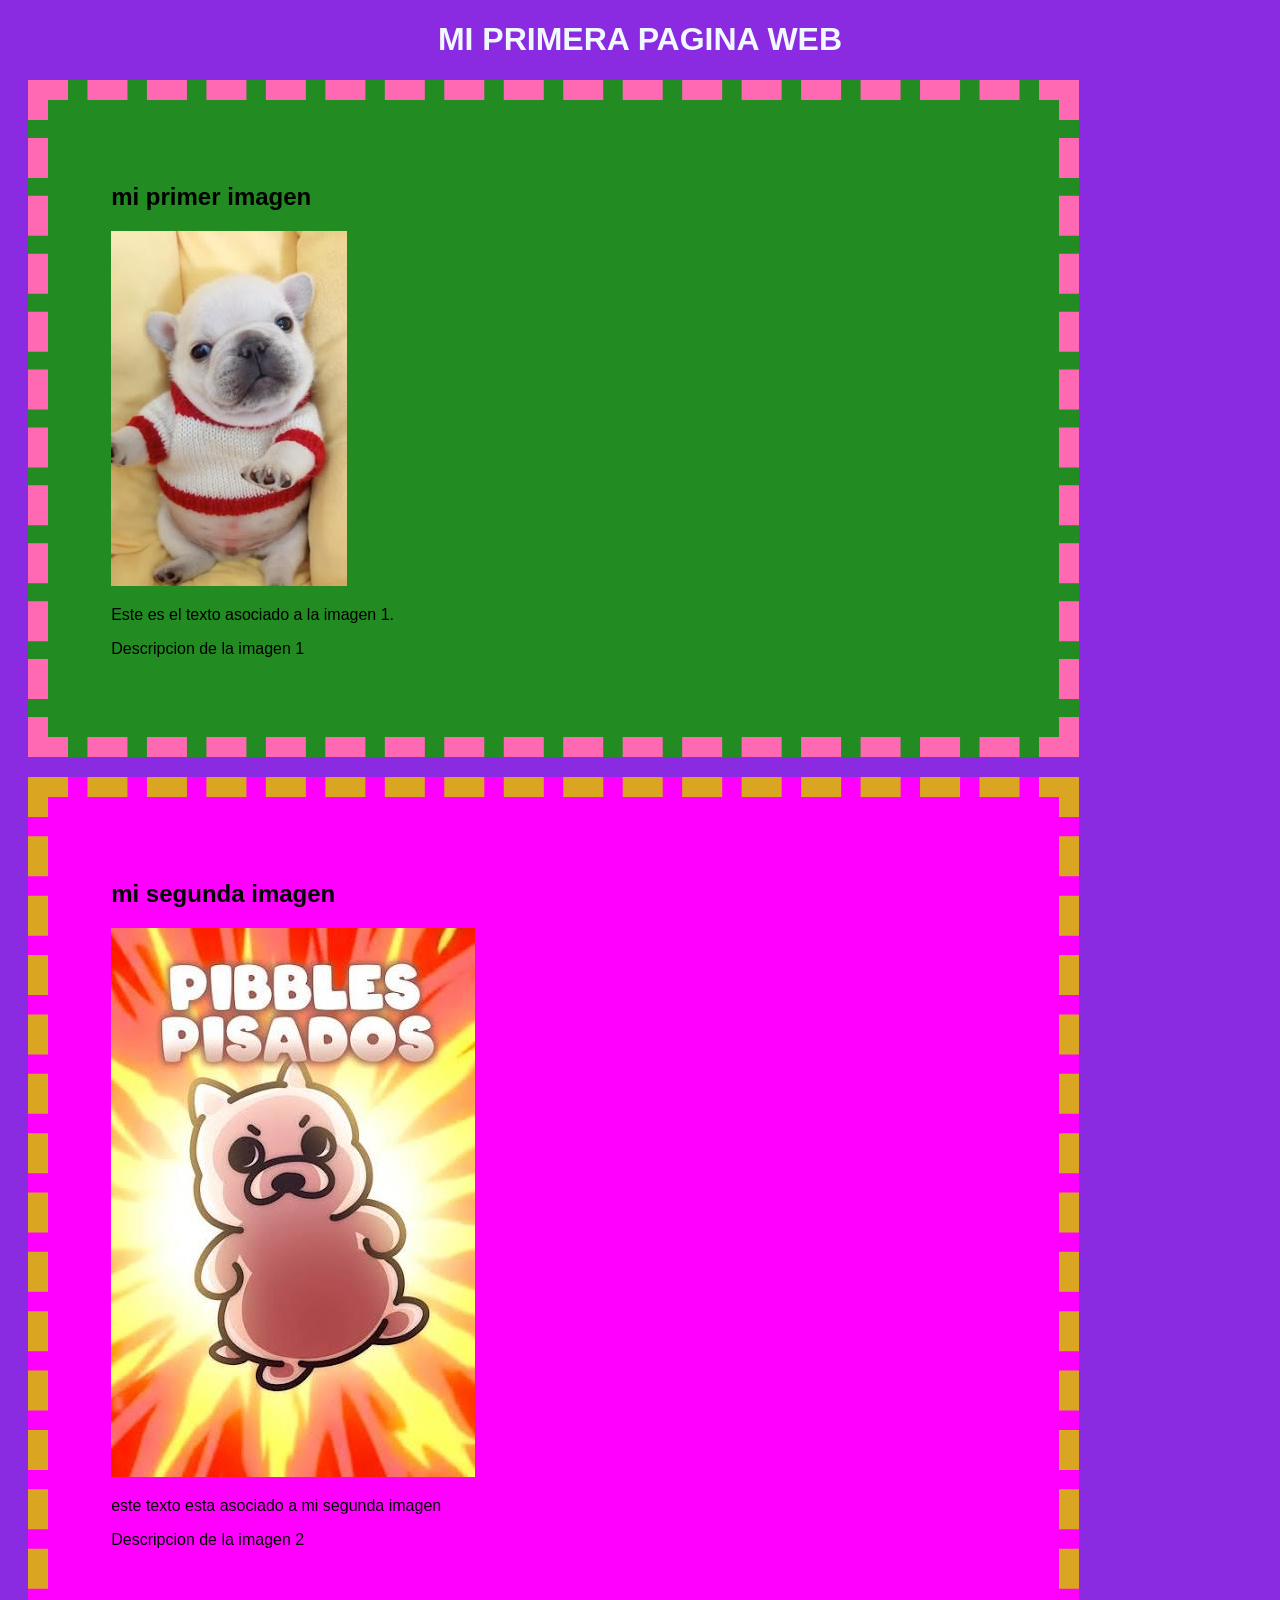
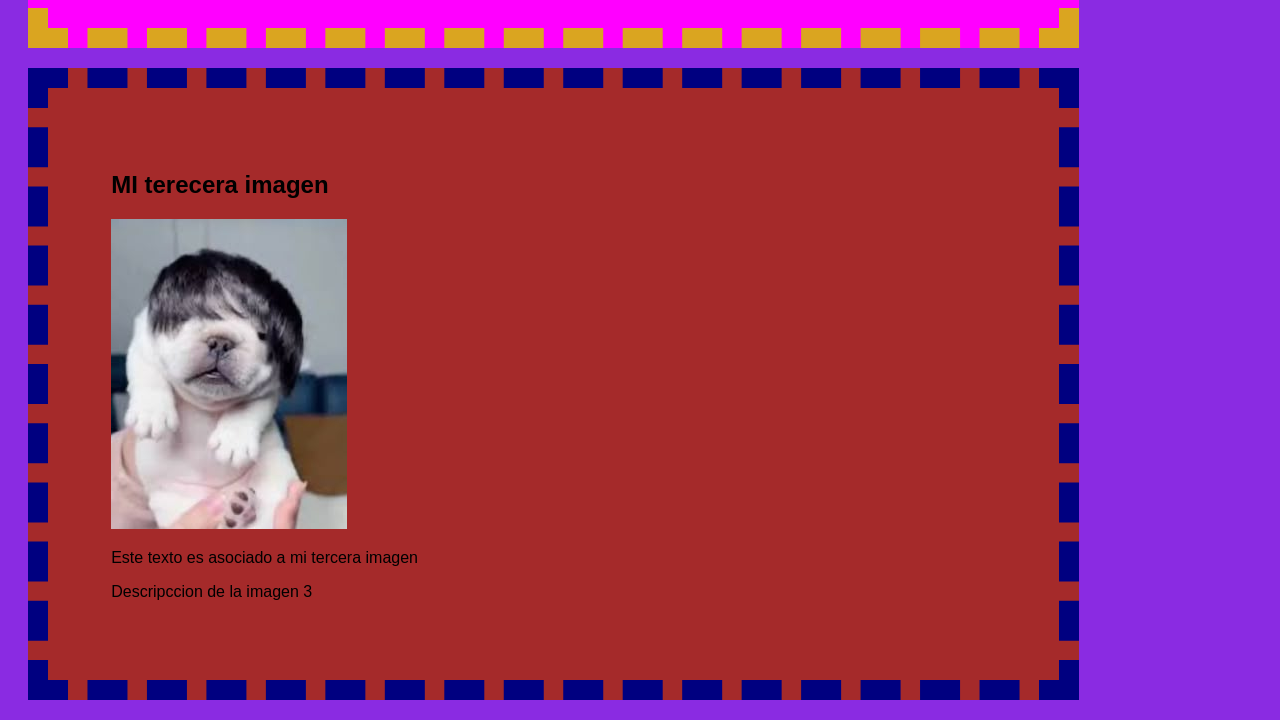
<file: actividad1/index.html>
<!DOCTYPE html>
<html lang="=es">

 <head>
  <meta charset="UFF-g">
  <title>MI PRIMERA PAGUINA WEB</title>
  <link rel="stylesheet" href="styles.css">
 </head>
 <bodY>
   <h1 id="titulo-principal"m>MI PRIMERA PAGINA WEB</h1>
    <div id="caja-uno" class="caja">
        <h2 id="titulo-uno" class="title">mi primer imagen</h2>                                             
        <img id="imagen-uno" class="imagen" src="assets/pibble1.jpg" alt="Primera Imagen">
        <p id="texto-uno" class="texto">Este es el texto asociado a la imagen 1.</p>
        <p id="descripcion-uno" class="descripcion">    Descripcion de la imagen 1</p>
    </div>
    <div id="caja-dos" class="caja">
         <h2 id="titulo-dos" class="titulo"> mi segunda imagen</h2>
        <img id="imagen-dos" class="imagen" src="assets/pibble2.jpg" alt="Segunda Imagen">
        <p id="texto-dos" class="texto">este texto esta asociado a mi segunda imagen</p>
        <p id="descripcion-dos" class="descripcion">Descripcion de la imagen 2</p>
    </div>
    <div id="caja-tres" class="caja">
        <h2 id="titulo-tres" class="titulo">MI terecera imagen</h2>
        <img id="imagen-tres" class="imagen" src="assets/pibble3.jpg" alt="Segunda Imagen">
        <p id="texto-tres" class="texto">Este texto es asociado a mi tercera imagen</p>
        <p id="descripcion-tres" class="descripcion">Descripccion de la imagen 3</p>
    </div>


 </bodY>

</html>
</file>
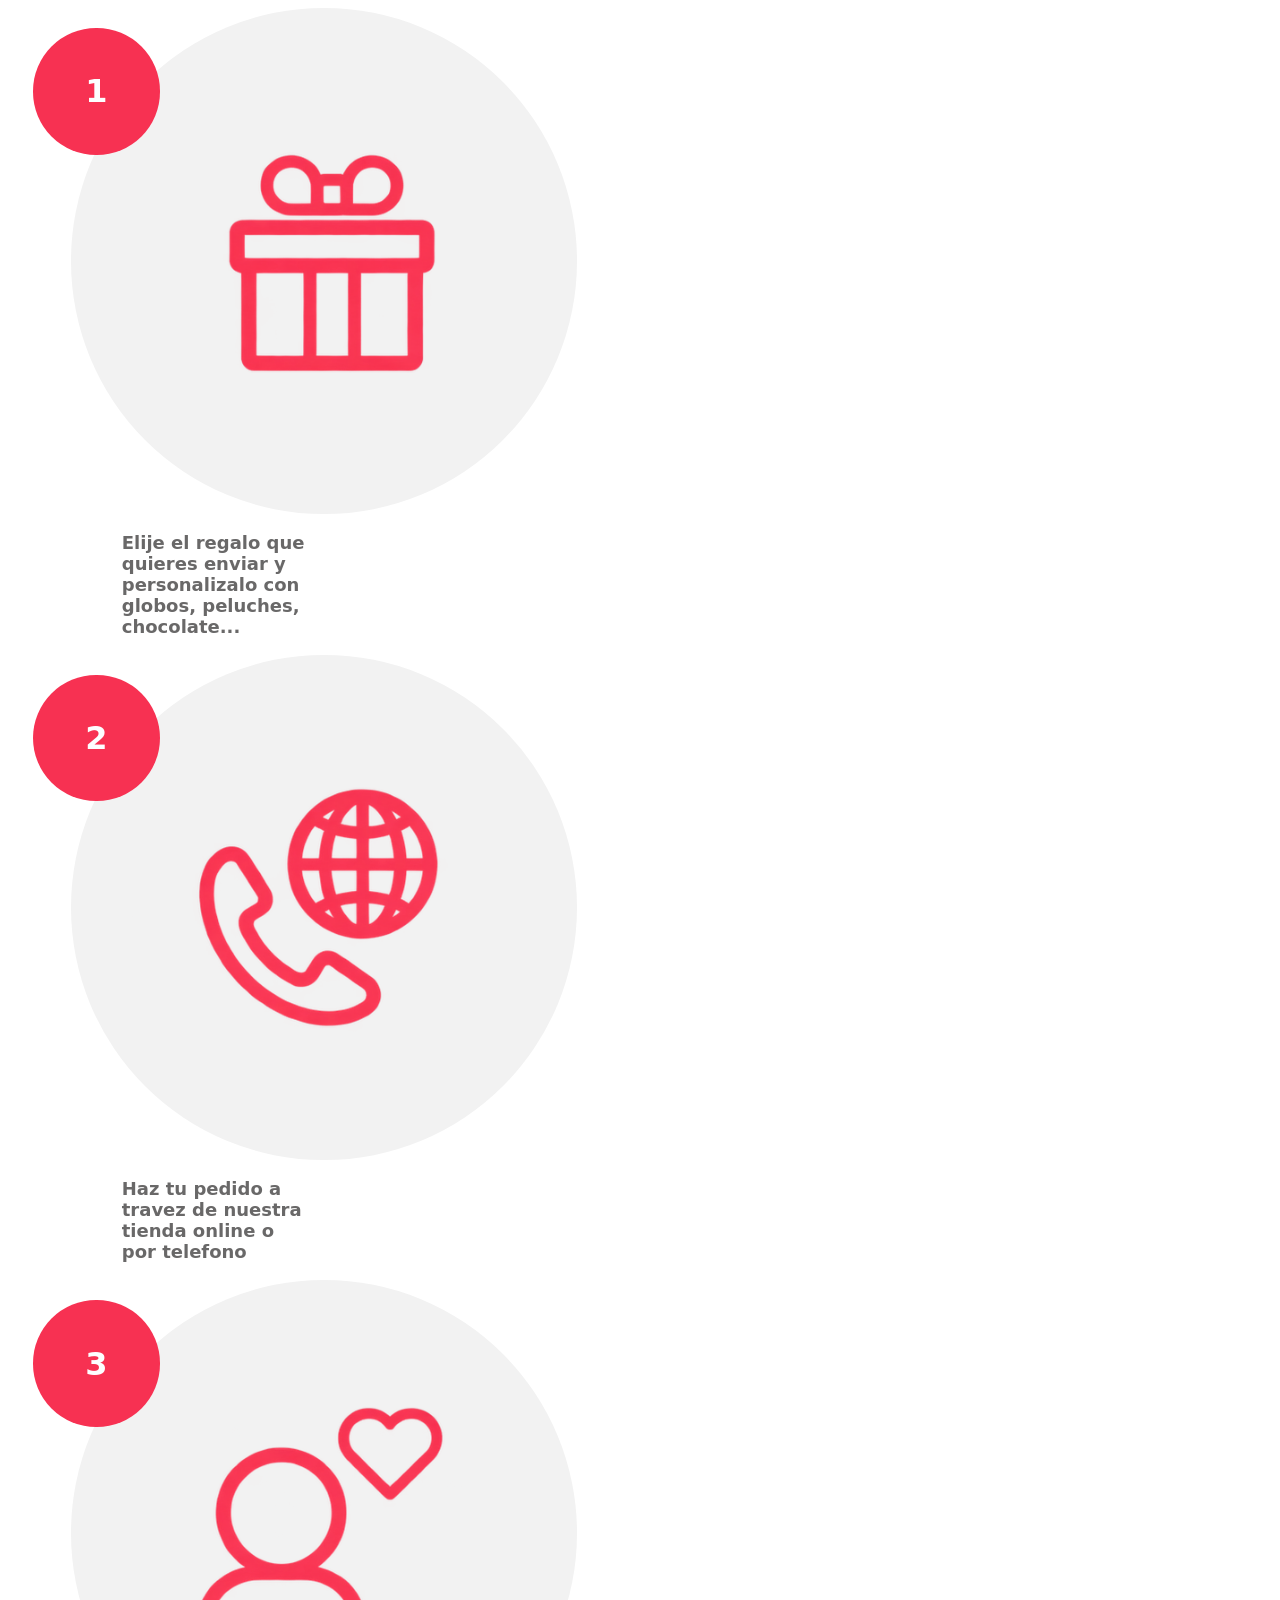
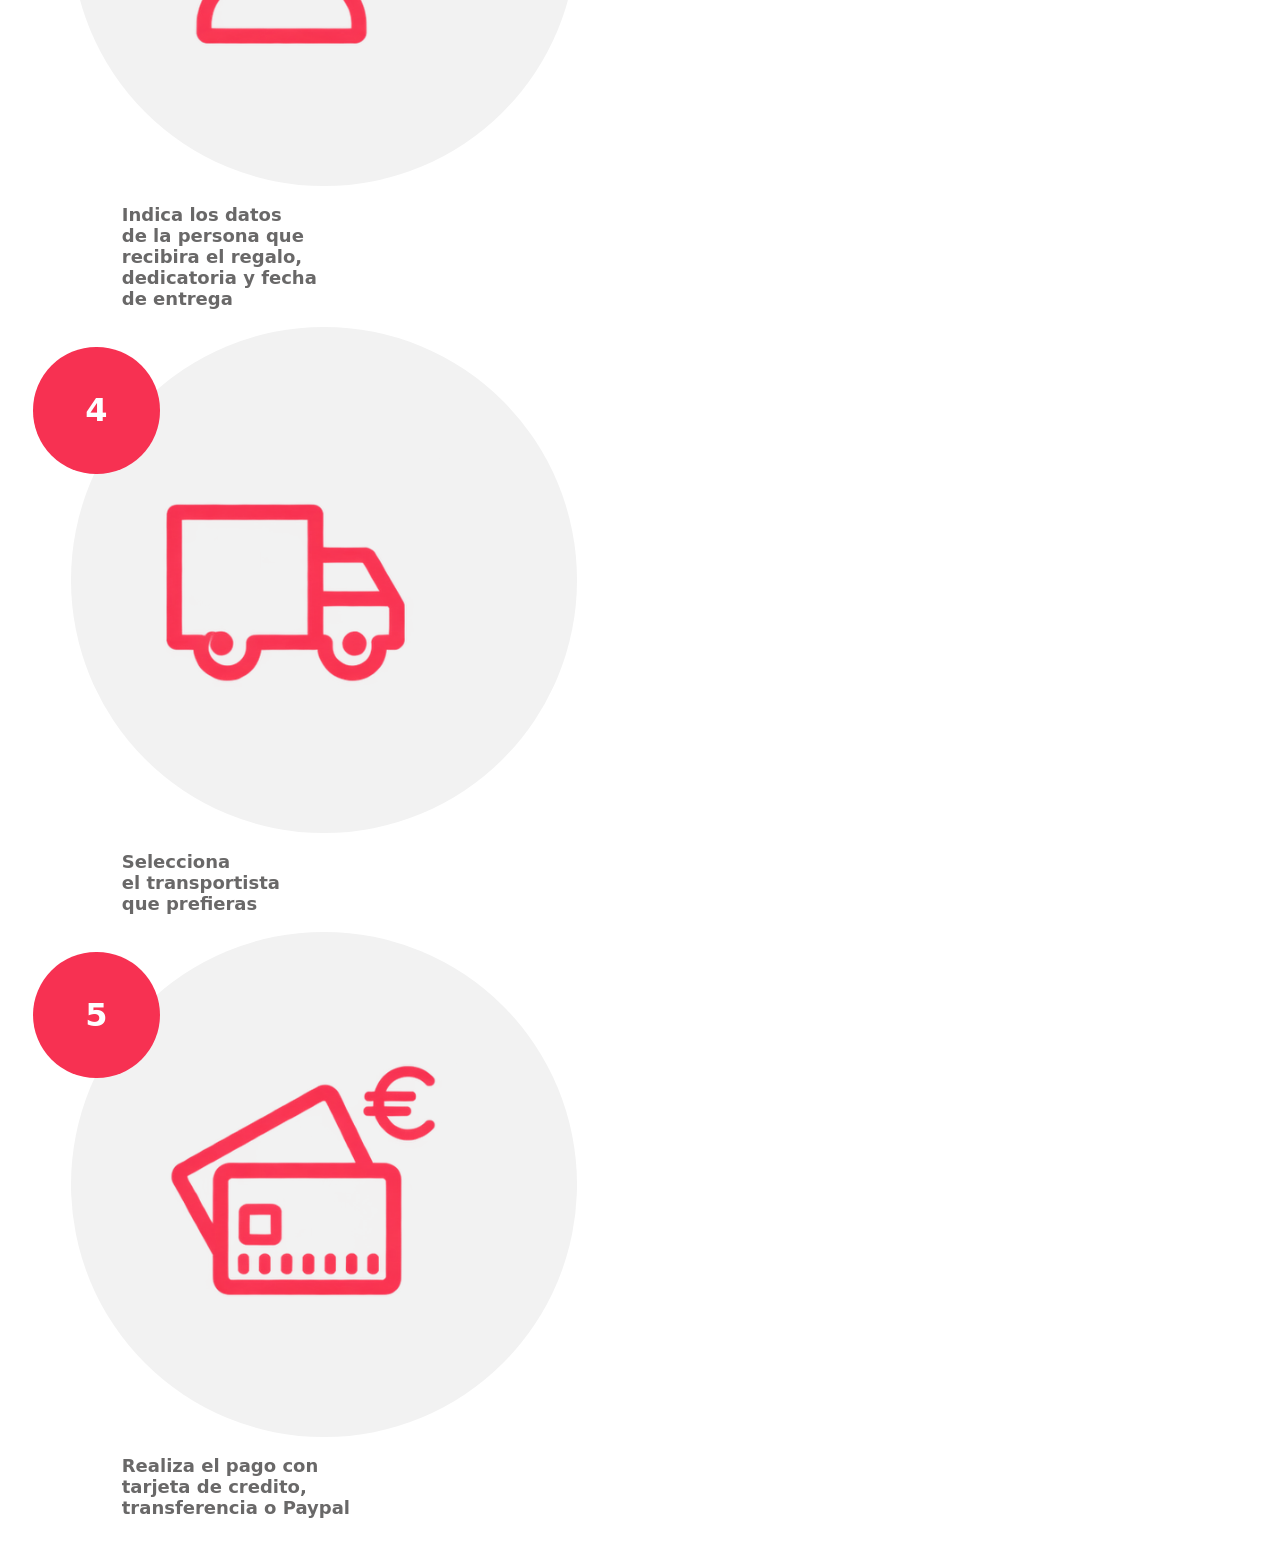
<file: actividad2/index.html>
<!doctype html>
<html lang="=es">
  <head>
    <meta charset="UFF-g" />
    <title>MI PRIMERA PAGUINA WEB</title>
    <link rel="stylesheet" href="styles.css" />
  </head>
  <body>
    <div class="container">
      <div class="cajalogo1">
        <div class="circulorojo">
          <p id="numero1" class="numero">1</p>
        </div>
        <div class="circulogris">
          <img src="assets/logo1.png" />
        </div>
      </div>
      <div class="cajalogo2">
        <div class="circulorojo">
          <p id="numero2" class="numero">2</p>
        </div>
        <div class="circulogris">
          <img src="assets/logo2.png" />
        </div>
      </div>
      <div class="cajalogo3">
        <div class="circulorojo">
          <p id="numero2" class="numero">3</p>
        </div>
        <div class="circulogris">
          <img src="assets/logo3.png" />
        </div>
      </div>
      <div class="cajalogo4">
        <div class="circulorojo">
          <p id="numero2" class="numero">4</p>
        </div>
        <div class="circulogris">
          <img src="assets/logo4.png" />
        </div>
      </div>
      <div class="cajalogo5">
        <div class="circulorojo">
          <p id="numero2" class="numero">5</p>
        </div>
        <div class="circulogris">
          <img src="assets/logo5.png" />
        </div>
      </div>
      <div class="textologo1">
        <p class="texto" id="texto1">Elije el regalo que <br>quieres enviar y <br>personalizalo con <br>globos, peluches, <br>chocolate...</p>
      </div>
      <div class="textologo2">
        <p class="texto" id="texto2">Haz tu pedido a <br>travez de nuestra <br>tienda online o <br>por telefono</p>
      </div>
      <div class="textologo3">
        <p class="texto" id="texto3">Indica los datos <br>de la persona que <br>recibira el regalo, <br>dedicatoria y fecha <br>de entrega</p>
      </div>
      <div class="textologo4">
        <p class="texto" id="texto4">Selecciona <br>el transportista <br>que prefieras</p>
      </div>
      <div class="textologo5">
        <p class="texto" id="texto5">Realiza el pago con <br>tarjeta de credito, <br>transferencia o Paypal</p>
      </div>
    </div>
  </body>
</html>
</file>
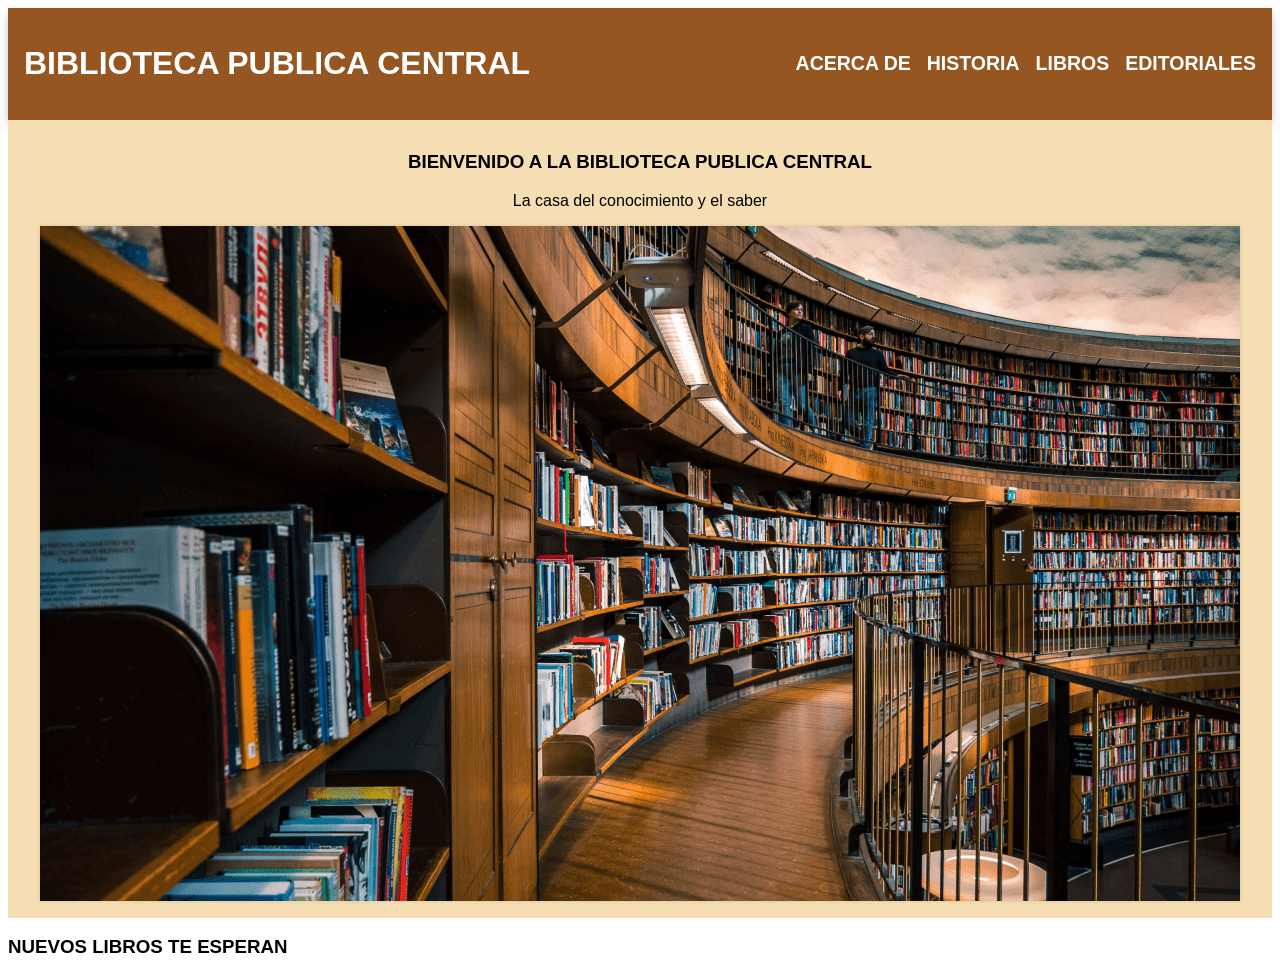
<file: ACTIVIDAD3.2/index.html>
<!DOCTYPE html>
<html lang="es">
<head>
    <meta charset="UTF-8">
    <meta name="viewport" content="width=device-width, initial-scale=1.0">
    <title>BIBLIOTECA PUBLICA CENTRAL</title>
    <Link rel="stylesheet" href="styles.css">
</head>
<body>
    <header>
        <div class="contenedor-header">
            <h1>BIBLIOTECA PUBLICA CENTRAL</h1>
            <nav>
                <div class="info">
                    <h2>ACERCA DE</h2>
                    <h2>HISTORIA</h2>
                    <h2>LIBROS</h2>
                    <h2>EDITORIALES</h2>
                </div>
            </nav>
        </div>
    </header>
    <section class="heroe">
        <h3>BIENVENIDO A LA BIBLIOTECA PUBLICA CENTRAL</h3>
        <p>La casa del conocimiento y el saber</p>
        <img src="assets/biblioteca.png">

    </section>
    <section class="diseno-grid">
        <div class="item-grid">
            <h3>NUEVOS LIBROS TE ESPERAN</h3>
            <p></p>

        </div>

    </section>

    
</body>
</html>
</file>
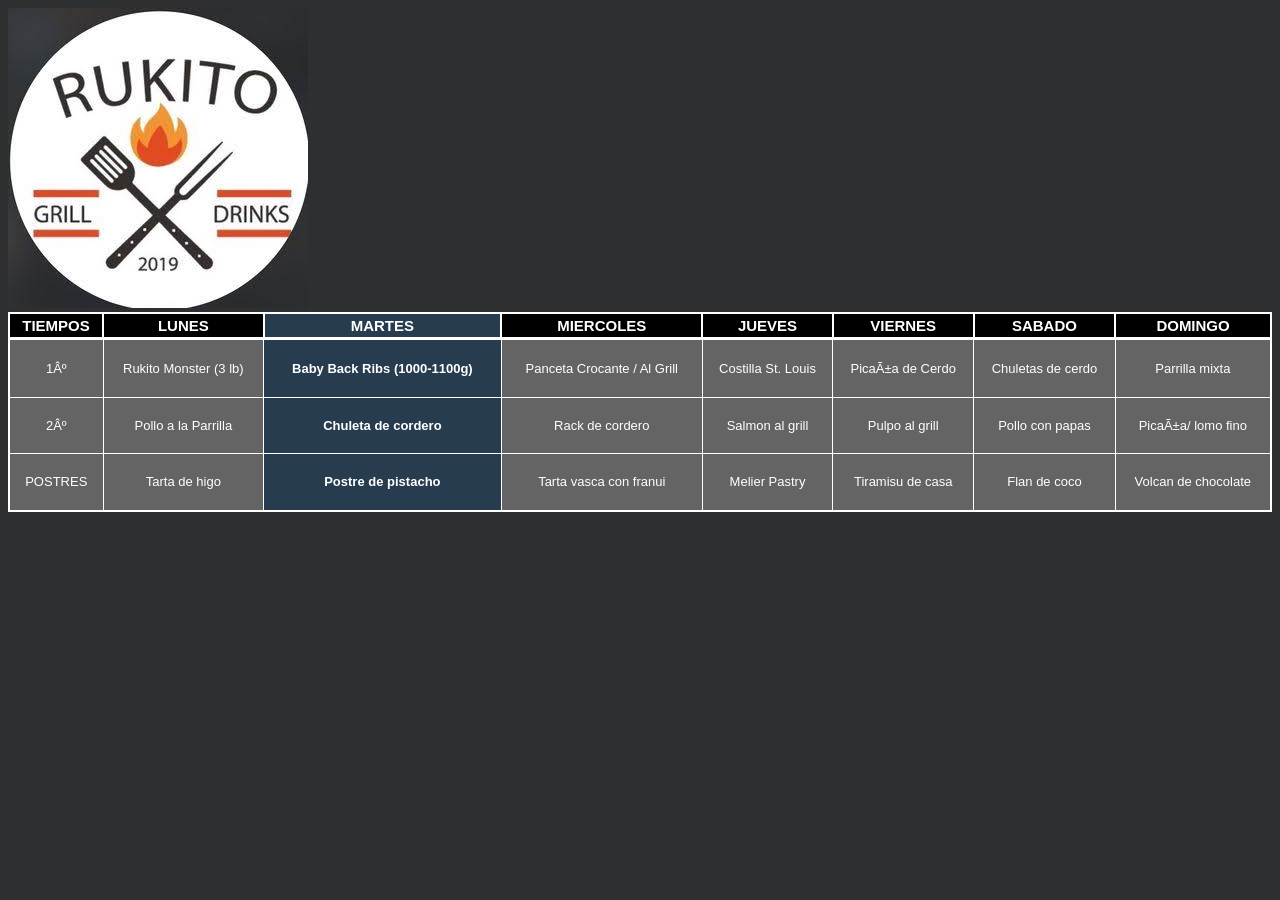
<file: ACTIVIDAD3/index.html>
<!doctype html>
<html lang="=es">
    <head>
        <meta charset="UFF-g" />
        <title>MENU DEL DIA</title>
        <link rel="stylesheet" href="styles.css" />
    </head>
        <div >
            <img src="assets/rukitologo.jpg">
        </div>
    
    <body>
        <table class="darkTable">
        <thead>
            <tr>
                <th>TIEMPOS</th>
                <th>LUNES</th>
                <th  class="D">MARTES</th>
                <th>MIERCOLES</th>
                <th>JUEVES</th>
                <th>VIERNES</th>
                <th>SABADO</th>
                <th>DOMINGO</th>
            </tr>
        </thead>
        <tbody>
            <tr>
                <td>1º</td>
                <td>Rukito Monster (3 lb)</td>
                <td class="D">Baby Back Ribs (1000-1100g)</td>
                <td>Panceta Crocante / Al Grill</td>
                <td>Costilla St. Louis</td>
                <td>Picaña de Cerdo</td>
                <td>Chuletas de cerdo</td>
                <td>Parrilla mixta</td>
            </tr>
            <tr>
                <td>2º</td>
                <td>Pollo a la Parrilla</td>
                <td class="D">Chuleta de cordero</td>
                <td>Rack de cordero</td>
                <td>Salmon al grill</td>
                <td>Pulpo al grill</td>
                <td>Pollo con papas</td>
                <td>Picaña/ lomo fino</td>
            </tr>
            <tr>
                <td>POSTRES</td>
                <td>Tarta de higo</td>
                <td class="D">Postre de pistacho</td>
                <td>Tarta vasca con franui</td>
                <td>Melier Pastry</td>
                <td>Tiramisu de casa</td>
                <td>Flan de coco</td>
                <td>Volcan de chocolate</td>
            </tr>
        </tbody>
        </table> 
    </body>
</html>
</file>
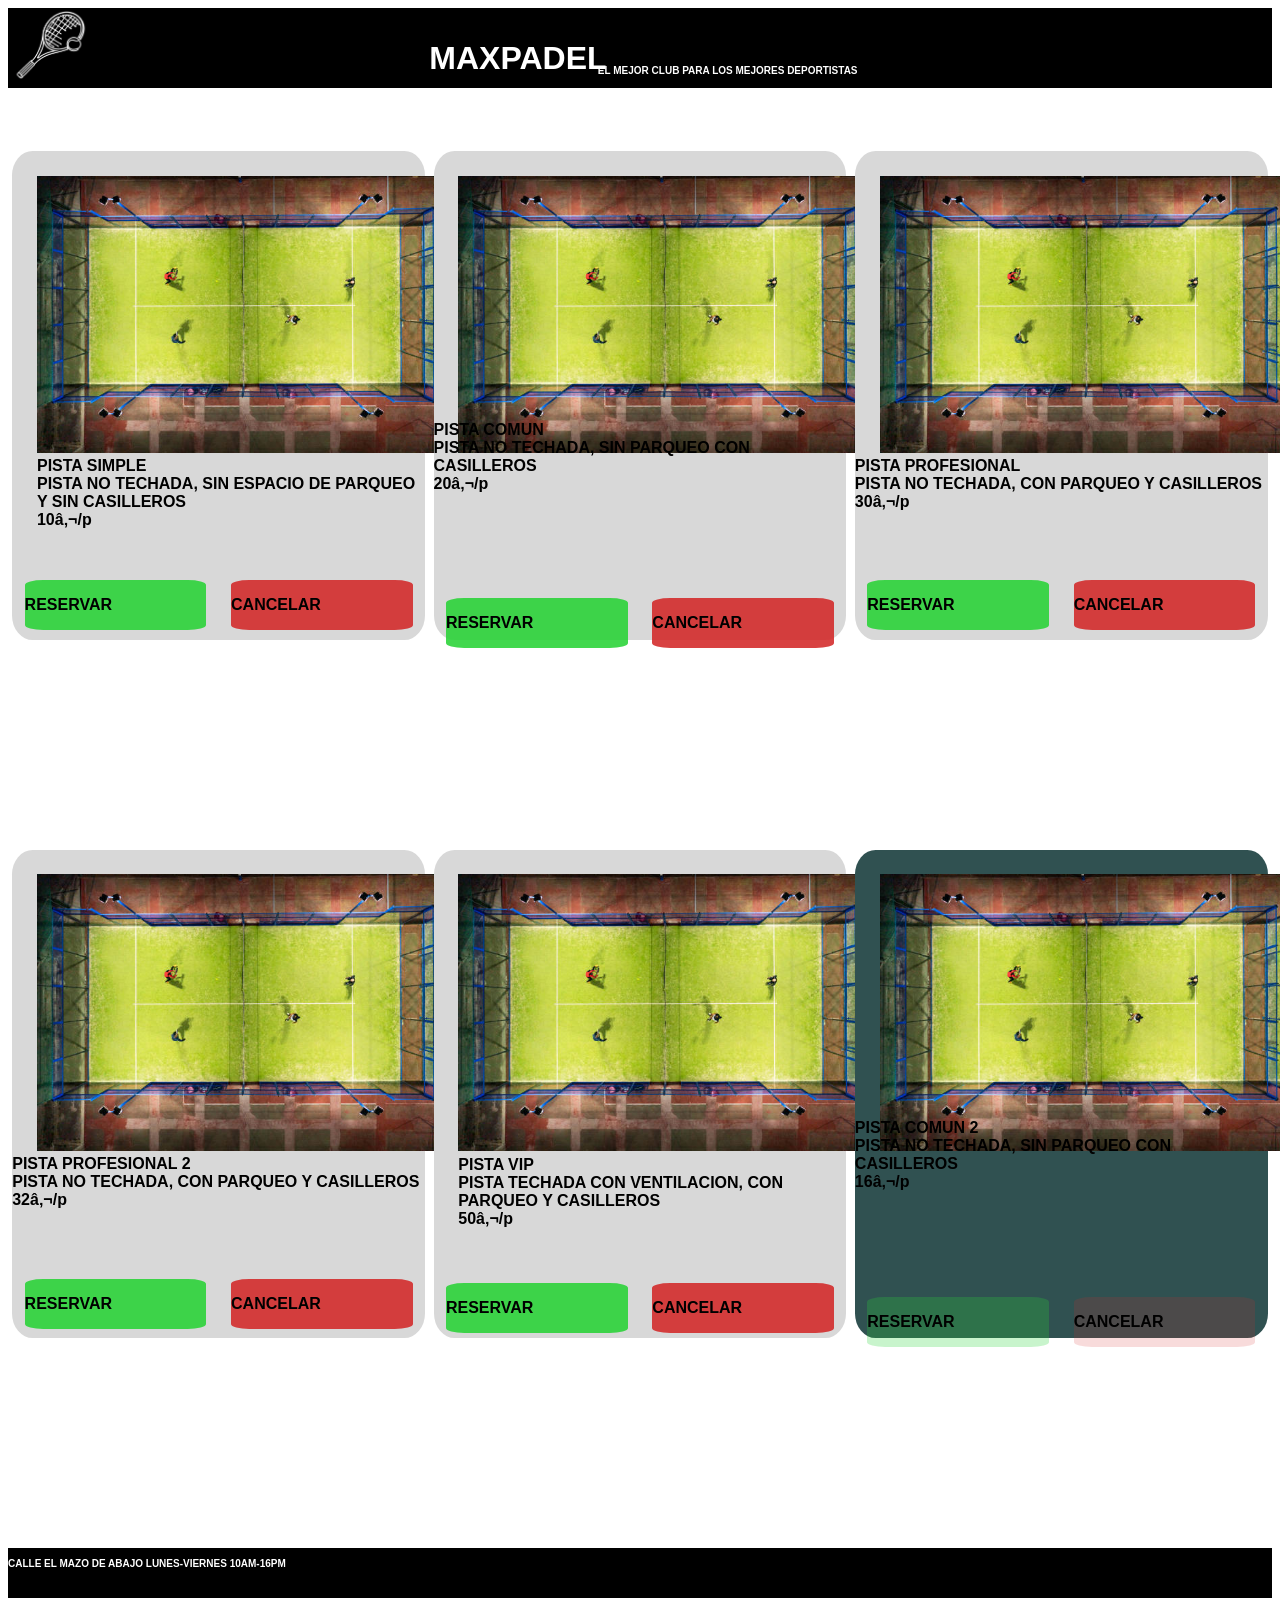
<file: ACTIVIDAD4/index.html>
<!doctype html>
<html lang="=es">
    <head>
        <meta charset="UFF-g" />
        <title>MAXPADEL</title>
        <link rel="stylesheet" href="styles.css" />
    </head>
    <div class="container">
        <div class="encabezado">
            <div class="logo1"><img id="logo" src="assets/logo1.png"></div>
            <div class="nombre"><p>MAXPADEL</p></div>
            <div class="descripcion0"><p>EL MEJOR CLUB PARA LOS MEJORES DEPORTISTAS</p></div>
        </div>
        <div class="pista1">
            <div class="imagen1"><img class="imgpista" src="assets/pista5.jpg"></div>
            <div class="titulo1"><p class="text">PISTA SIMPLE <br>PISTA NO TECHADA, SIN ESPACIO DE PARQUEO Y SIN CASILLEROS <br>10€/p </p></div>
            <div class="descripcion1"></div>
            <div class="precio1"></div>
            <div class="reservar1"><p>RESERVAR</p></div>
            <div class="cancelar1"><p>CANCELAR</p></div>
        </div>
        <div class="pista2">
            <div class="imagen2"><img class="imgpista" src="assets/pista5.jpg"></div>
            <div class="titulo2"><p class="text">PISTA COMUN <br>PISTA NO TECHADA, SIN PARQUEO CON CASILLEROS <br>20€/p </p></div>
            <div class="descripcion2"></div>
            <div class="precio2"></div>
            <div class="reservar2"><p>RESERVAR</p></div>
            <div class="cancelar2"><p>CANCELAR</p></div>
        </div>
        <div class="pista3">
            <div class="imagen3"><img class="imgpista" src="assets/pista5.jpg"></div>
            <div class="titulo3"><p class="text">PISTA PROFESIONAL <br>PISTA NO TECHADA, CON PARQUEO Y CASILLEROS <br>30€/p </p></div>
            <div class="descripcion3"></div>
            <div class="precio3"></div>
            <div class="reservar3"><p>RESERVAR</p></div>
            <div class="cancelar3"><p>CANCELAR</p></div>
        </div>
        <div class="pista4">
            <div class="imagen4"><img class="imgpista" src="assets/pista5.jpg"></div>
            <div class="titulo4"><p class="text">PISTA PROFESIONAL 2 <br>PISTA NO TECHADA, CON PARQUEO Y CASILLEROS <br>32€/p </p></div>
            <div class="descripcion4"></div>
            <div class="precio4"></div>
            <div class="reservar4"><p>RESERVAR</p></div>
            <div class="cancelar4"><p>CANCELAR</p></div>
        </div>
        <div class="pista5">
            <div class="imagen5"><img class="imgpista" src="assets/pista5.jpg"></div>
            <div class="titulo5"><p class="text">PISTA VIP <br>PISTA TECHADA CON VENTILACION, CON PARQUEO Y CASILLEROS <br>50€/p </p></div>
            <div class="descripcion5"></p></div>
            <div class="precio5"></div>
            <div class="reservar5"><p>RESERVAR</p></div>
            <div class="cancelar5"><p>CANCELAR</p></div>
        </div>
        <div class="pista6">
            <div class="imagen6"><img class="imgpista" src="assets/pista5.jpg"></div>
            <div class="titulo6"><p class="text">PISTA COMUN 2 <br>PISTA NO TECHADA, SIN PARQUEO CON CASILLEROS <br>16€/p </p></div>
            <div class="descripcion6"></div>
            <div class="precio6"></div>
            <div class="reservar6"><p>RESERVAR</p></div>
            <div class="cancelar6"><p>CANCELAR</p></div>
        </div>
        <div class="piedepagina">
            <div class="direccion"><p>CALLE EL MAZO DE ABAJO          LUNES-VIERNES 10AM-16PM</p></div>
        </div>
    </div>
</html>
</file>
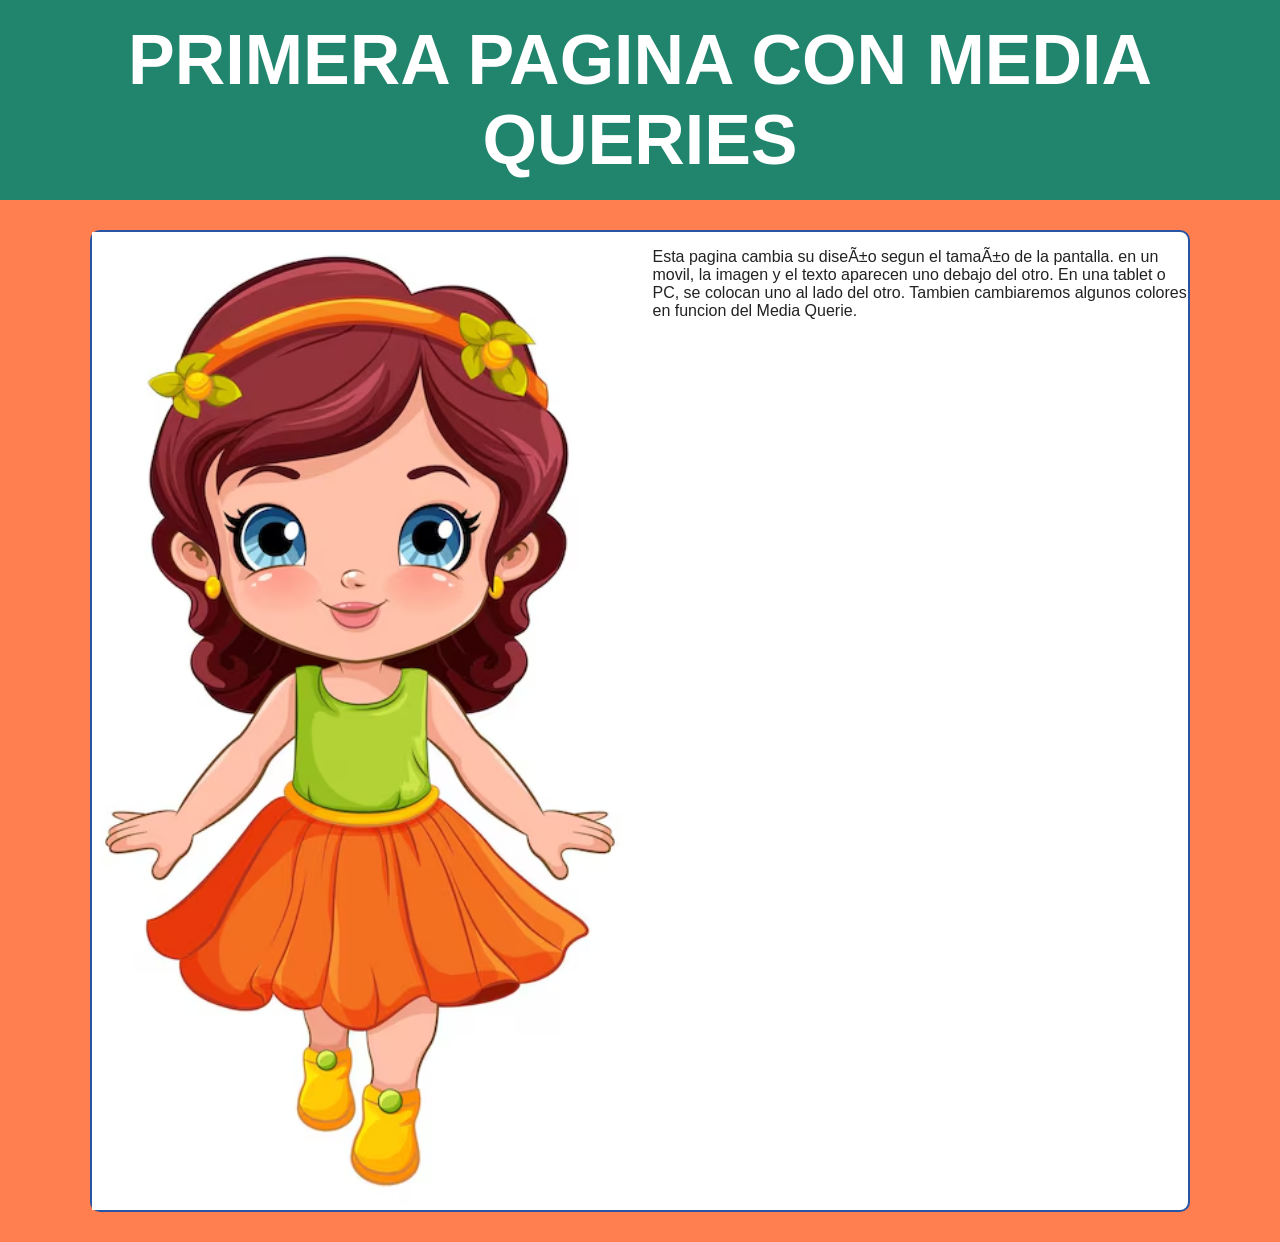
<file: practica/index.html>
<DOCTYPE html>
<html lang="es">

    <head>
        <meta charset="UTF-g">
        <meta name="viewport" content="width=device-width, initial-scale=1.0">
        
        <title>MEDIA QUIERIES</title>
        <link rel="stylesheet" href="styles.css">

    </head>
    <body>
        <header>
            <h1>PRIMERA PAGINA CON MEDIA QUERIES</h1>
        </header>
        <div class="contenedor">
            <section class="grid">
                <img src="assets/linda-chica-hermoso-vestido-vector_1308-152834.avif" alt="imagen de ejemplo">
                <p>Esta pagina cambia su diseño segun el tamaño de la pantalla.
                    en un movil, la imagen y el texto aparecen uno debajo del otro.
                    En una tablet o PC, se colocan uno al lado del otro.
                    Tambien cambiaremos algunos colores en funcion del Media Querie.
                </p>

            </section>

        </div>
    
    </body>


</html>
</file>
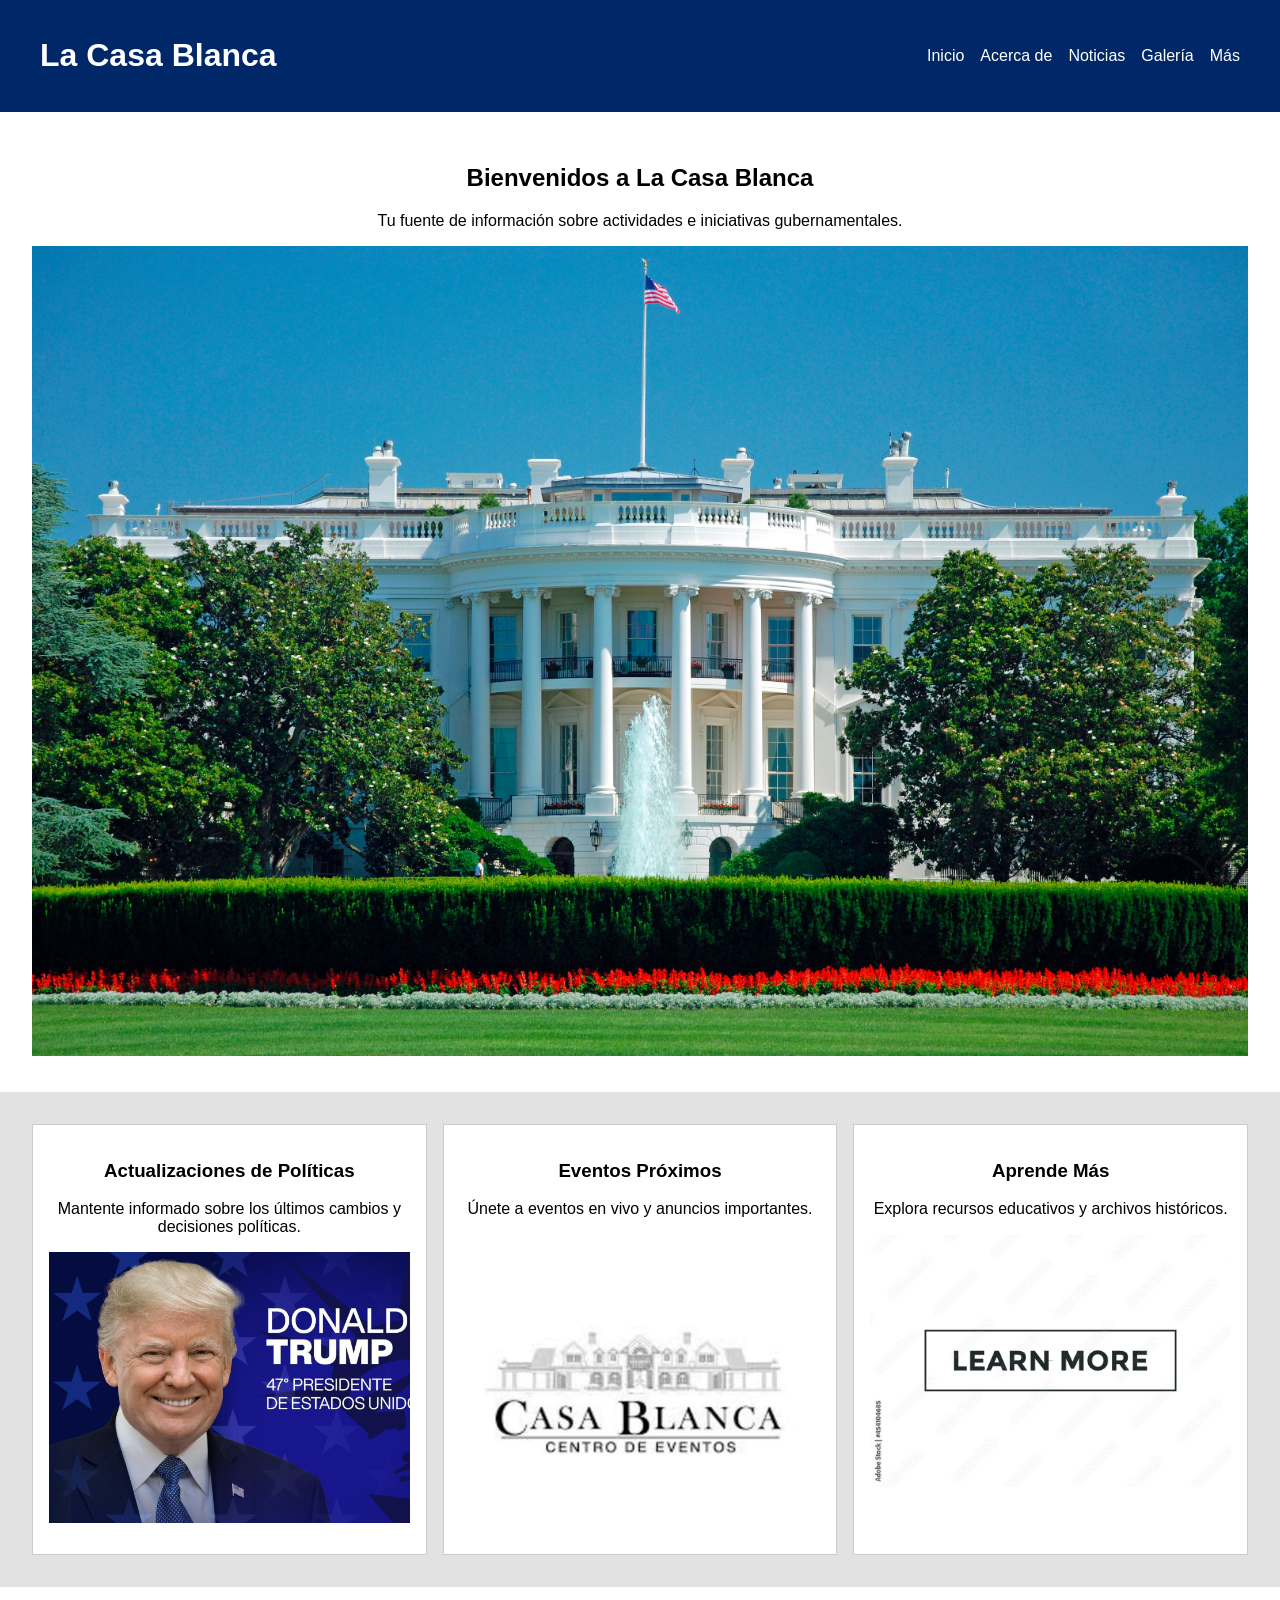
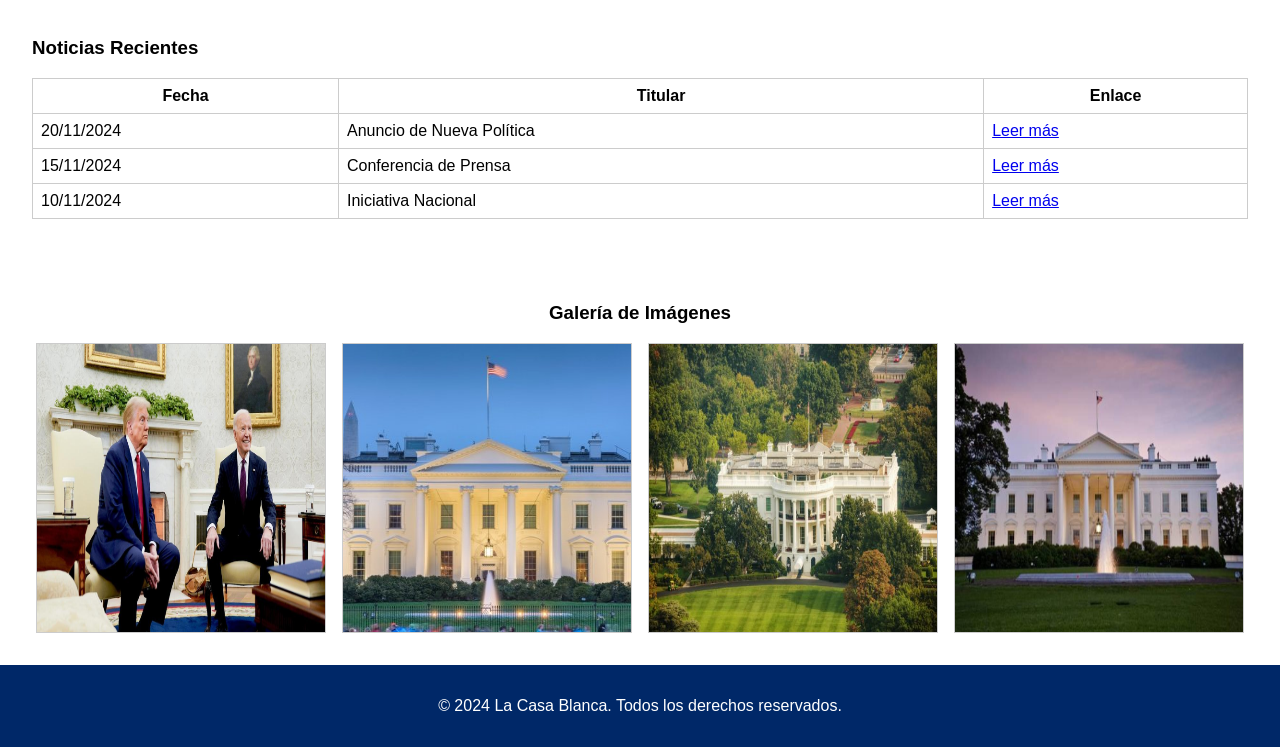
<file: actividad CasaBlanca/CasaBlanca/index.html>
<!DOCTYPE html>
<html lang="es">
<head>
    <meta charset="UTF-8">
    <meta name="viewport" content="width=device-width, initial-scale=1.0">
    <meta name="description" content="Réplica educativa del sitio web de la Casa Blanca.">
    <meta name="author" content="Tu Nombre">
    <title>La Casa Blanca - Réplica</title>
    <link rel="stylesheet" href="styles.css">
</head>
<body>
    <!-- Sección del encabezado -->
    <header>
        <div class="contenedor-header">
            <!-- Título principal del sitio web -->
            <h1>La Casa Blanca</h1>
            <!-- Barra de navegación -->
            <nav>
                <ul class="menu">
                    <!-- Cada elemento enlaza a una sección -->
                    <li><a href="#inicio">Inicio</a></li>
                    <li><a href="#acerca-de">Acerca de</a></li>
                    <li><a href="#noticias">Noticias</a></li>
                    <li><a href="#galeria">Galería</a></li>
                    <li class="desplegable">
                        Más
                        <!-- Menú desplegable con opciones adicionales--> 
                        <ul class="menu-desplegable">
                            <li><a href="#historia">Historia</a></li>
                            <li><a href="#tour">Tour Virtual</a></li>
                            <li><a href="#prensa">Comunicados de Prensa</a></li>
                        </ul>
                    </li>
                </ul>
            </nav>
        </div>
    </header>

    <!-- Sección de bienvenida con imagen destacada -->
    <section class="heroe">
        <h2>Bienvenidos a La Casa Blanca</h2>
        <p>Tu fuente de información sobre actividades e iniciativas gubernamentales.</p>
        <!-- Espacio reservado para la imagen principal -->
        <img src="imagen1.jpg" alt="Imagen destacada de La Casa Blanca">
    </section>

    <!-- Sección de contenido con diseño en cuadrícula -->
    <section class="diseno-grid">
        <!-- Elemento 1 de la cuadrícula -->
        <div class="item-grid">
            <h3>Actualizaciones de Políticas</h3>
            <p>Mantente informado sobre los últimos cambios y decisiones políticas.</p>
            <!-- Espacio reservado para la imagen -->
            <img src="imagen2.jpg" alt="Actualizaciones de Políticas">
        </div>
        <!-- Elemento 2 de la cuadrícula -->
        <div class="item-grid">
            <h3>Eventos Próximos</h3>
            <p>Únete a eventos en vivo y anuncios importantes.</p>
            <!-- Espacio reservado para la imagen -->
            <img src="imagen3.jpg" alt="Eventos Próximos">
        </div>
        <!-- Elemento 3 de la cuadrícula -->
        <div class="item-grid">
            <h3>Aprende Más</h3>
            <p>Explora recursos educativos y archivos históricos.</p>
            <!-- Espacio reservado para la imagen -->
            <img src="imagen4.jpg" alt="Aprende Más">
        </div>
    </section>

    <!-- Sección con tabla para mostrar noticias recientes -->
    <section class="tabla-noticias">
        <h3>Noticias Recientes</h3>
        <table>
            <thead>
                <tr>
                    <th>Fecha</th>
                    <th>Titular</th>
                    <th>Enlace</th>
                </tr>
            </thead>
            <tbody>
                <tr>
                    <td>20/11/2024</td>
                    <td>Anuncio de Nueva Política</td>
                    <td><a href="#politica">Leer más</a></td>
                </tr>
                <tr>
                    <td>15/11/2024</td>
                    <td>Conferencia de Prensa</td>
                    <td><a href="#conferencia">Leer más</a></td>
                </tr>
                <tr>
                    <td>10/11/2024</td>
                    <td>Iniciativa Nacional</td>
                    <td><a href="#iniciativa">Leer más</a></td>
                </tr>
            </tbody>
        </table>
    </section>

    <!-- Sección de galería con imágenes -->
    <section id="galeria" class="galeria">
        <h3>Galería de Imágenes</h3>
        <div class="contenedor-galeria">
            <!-- Cada imagen tiene un espacio reservado para que añadas las rutas -->
            <img src="imagen5.jpg" alt="Galería Imagen 1">
            <img src="imagen6.jpg" alt="Galería Imagen 2">
            <img src="imagen7.jpg" alt="Galería Imagen 3">
            <img src="imagen8.jpg" alt="Galería Imagen 4">
        </div>
    </section>

    <!-- Pie de página -->
    <footer>
        <p>&copy; 2024 La Casa Blanca. Todos los derechos reservados.</p>
    </footer>
</body>
</html>
</file>
<file: actividad1/styles.css>
body {
    background-color: blueviolet;
    font-family: Arial, Helvetica, sans-serif;
}
#titulo-principal {
    color: aliceblue;
    text-align: center;
}
#caja-uno{
    width: 70%;
    margin: 20px;
    padding: 5%;
    background-color: forestgreen;
    border: 20px dashed hotpink;

}
#caja-dos{
    width: 70%;
    margin: 20px;
    padding: 5%;
    background-color: fuchsia;
    border: 20px dashed goldenrod;
    
    
}
#caja-tres{
    width: 70%;
    margin: 20px;
    padding: 5%;
    background-color: brown;
    border: 20px dashed navy;
}
</file>
<file: actividad2/styles.css>
.container {
  display: grid; 
  grid-template-columns: 1fr 1fr 1fr 1fr 1fr; 
  grid-template-rows: auto auto; 
  gap: 0%;
  grid-auto-flow: row;
  width: 100%;
  height: auto;
  grid-template-areas: 
    "cajalogo1 cajalogo2 cajalogo3 cajalogo4 cajalogo5"
    "textologo1 textologo2 textologo3 textologo4 textologo5"; 
}
.cajalogo1 {
   grid-area: cajalogo1; }
.cajalogo2 {
   grid-area: cajalogo2; }
.cajalogo3 {
   grid-area: cajalogo3; }
.cajalogo4 { 
  grid-area: cajalogo4; }
.cajalogo5 { 
  grid-area: cajalogo5; }
.textologo1 { 
  grid-area: textologo1; }
.textologo2 { 
  grid-area: textologo2; }
.textologo3 { 
  grid-area: textologo3; }
.textologo4 { 
  grid-area: textologo4; }
.textologo5 { grid-area: textologo5; }


.cajalogo1, .cajalogo2, .cajalogo3, .cajalogo4, .cajalogo5{
  display: flex;
  justify-content: center;
  position: relative;
  padding-left: 10%;
  padding-right: 10%;
}

.circulogris{
    background-color: rgb(242, 242, 242);
    border-radius: 50%;
    width: 100%;
    overflow: hidden;
    aspect-ratio: 1 / 1;
    display: flex;
    justify-content: center;
    align-items: center;
}

img{
  width: 120%;
  height: 130%;
  object-fit:contain;
  display: flex;
}
.circulorojo{
  background-color: rgb(247, 49, 82);
  border-radius: 50%;
  overflow: hidden;
  height: 25%;
  width:  20%;
  position: absolute;
  top: 4%;
  left: 4%;
  display: flex;
  justify-content: center;
  align-items: center;
}
.numero{
  font-family: system-ui, -apple-system, BlinkMacSystemFont, 'Segoe UI', Roboto, Oxygen, Ubuntu, Cantarell, 'Open Sans', 'Helvetica Neue', sans-serif;
  color: rgb(253, 254, 255);
  font-size: xx-large;
  font-weight:bold ;
  display: flex;
}
.textologo1, .textologo2, .textologo3, .textologo4, .textologo5 {
  font-family: system-ui, -apple-system, BlinkMacSystemFont, 'Segoe UI', Roboto, Oxygen, Ubuntu, Cantarell, 'Open Sans', 'Helvetica Neue', sans-serif;
  color: rgb(105, 104, 104);
  align-items: flex;
  justify-content: center; 
  font-size: large;
  font-weight: bold;
  position: relative;
  padding-left: 18%;
}
@media screen and (max-width: 100rem){
  .container{
    grid-template-columns: 1fr 1fr;
    grid-template-rows: auto;
    grid-template-areas: 
    "cajalogo1" "textologo1"
    "cajalogo2" "textologo2"
    "cajalogo3" "textologo3"
    "cajalogo4" "textologo4"
    "cajalogo5" "textologo5"

  
  }
  img{
    width: 120%;
    height: 130%;
    object-fit:contain;
    display: flex;
  }
  .textologo1, .textologo2, .textologo3, .textologo4, .textologo5 {
    font-family: system-ui, -apple-system, BlinkMacSystemFont, 'Segoe UI', Roboto, Oxygen, Ubuntu, Cantarell, 'Open Sans', 'Helvetica Neue', sans-serif;
    color: rgb(105, 104, 104);
    align-items: flex;
    justify-content: center; 
    font-size: large;
    font-weight: bold;
    position: relative;
    padding-left: 18%;
  }


}
@media screen and (min-width: 100%) {
  .container{
    grid-template-columns: 1fr 1fr;
    grid-template-rows: auto;
    grid-template-areas: 
    "cajalogo1" "textologo1"
    "cajalogo2" "textologo2"
    "cajalogo3" "textologo3"
    "cajalogo4" "textologo4"
    "cajalogo5" "textologo5"
  }
}
@media screen {
  
}
</file>
<file: ACTIVIDAD3.2/styles.css>
header{
    background-color: rgb(150, 86, 34);
    color: rgb(255, 255, 255);
    box-shadow: rgba(50, 50, 93, 0.25) 0px 6px 12px -2px, rgba(0, 0, 0, 0.3) 0px 3px 7px -3px;
    padding: 1rem;
}
.contenedor-header{
    display: flex;
    justify-content: space-between;
    align-items: center;
    max-width: 100%;
    margin: 0 auto;
    font-family: Arial, Helvetica, sans-serif;
}
body{
    background-color: white;
    font-family: 'Franklin Gothic Medium', 'Arial Narrow', Arial, sans-serif;
    
}
h1{
    font-size: 2rem;
    
}
.heroe{
    text-align: center;
    padding: 1%;
    background-color: wheat;
}
.heroe img {
    max-width: 100%;
    max-height: 100%;
    box-shadow: rgba(0, 0, 0, 0.1) 0px 0px 5px 0px, rgba(0, 0, 0, 0.1) 0px 0px 1px 0px;

}

.info{
    list-style: none;
    margin: 0;
    padding: 0;
    display: flex;
    gap: 1rem;
    width: 100%;
    font-size: small;
}
</file>
<file: ACTIVIDAD3/styles.css>
table.darkTable {
  font-family: "Arial Black", Gadget, sans-serif;
  border: 2px solid #ffffff;
  background-color: #646464;
  width: 100%;
  height: 200px;
  text-align: center;
  border-collapse: collapse;
}
html{
  background-color: rgb(46, 47, 48);
}
table.darkTable td, table.darkTable th {
  border: 1px solid #FFFFFF;
  padding: 3px 2px;
}
table.darkTable tbody td {
  font-size: 13px;
  color: #FFFFFF;
}
table.darkTable tr:nth-child(even) {
  background: #646464;
}
table.darkTable thead {
  background: #000000;
  border-bottom: 3px solid #FFFFFF;
}
table.darkTable thead th {
  font-size: 15px;
  font-weight: bold;
  color: #FFFFFF;
  text-align: center;
  border-left: 2px solid #FFFFFF;
}
table.darkTable thead th:first-child {
  border-left: none;
}

table.darkTable tfoot td {
  font-size: 12px;
}
table.darkTable th.D, table.darkTable td.D {
  background-color: rgb(40, 60, 80);
  font-weight: bold;
  
}
</file>
<file: ACTIVIDAD4/styles.css>
.container {  display: grid;
  grid-template-columns: 1fr 1fr 1fr;
  grid-template-rows: auto;
  grid-auto-columns: 1fr;
  grid-auto-rows: 1fr;
  gap: 0px 0px;
  grid-auto-flow: row;
  grid-template-areas:
    "encabezado encabezado encabezado"
    "pista1 pista2 pista3"
    "pista4 pista5 pista6"
    "piedepagina piedepagina piedepagina";
}

.encabezado {  display: grid;
  grid-template-columns: 1fr 1fr 1fr;
  grid-template-rows: auto;
  gap: 0px 0px;
  grid-auto-flow: row;
  grid-template-areas:
    "logo1 nombre .";
  grid-area: encabezado;
  background-color: rgb(0, 0, 0);
  font-family: Arial, Helvetica, sans-serif;
  font-size: xx-large;
  font-weight: bold;
  height: 80px;
  margin-bottom: 5%;
  position: static;
  width: 100%;
  color: white;
  
}
.descripcion0{
  font-size: x-small;
  font-family: Arial, Helvetica, sans-serif;
  font-weight: bold;
  position: relative;
  top: 4%;
  right: 60%;
}


.logo1 { grid-area: logo1; }

.nombre { grid-area: nombre; }

.pista1 {  display: grid;
  grid-template-columns: 1fr 1fr;
  grid-template-rows: auto;
  gap: 0px 0px;
  grid-auto-flow: row;
  grid-template-areas:
    "imagen1 imagen1"
    "titulo1 titulo1"
    "descripcion1 descripcion1"
    "precio1 precio1"
    "reservar1 cancelar1";
  grid-area: pista1;
}

.imagen1 { grid-area: imagen1; }

.titulo1 { grid-area: titulo1; }

.descripcion1 { grid-area: descripcion1; }

.precio1 { grid-area: precio1; }

.reservar1 { grid-area: reservar1; }

.cancelar1 { grid-area: cancelar1; }

.pista2 {  display: grid;
  grid-template-columns: 1fr 1fr;
  grid-template-rows: auto;
  gap: 0px 0px;
  grid-auto-flow: row;
  grid-template-areas:
    "imagen2 imagen2"
    "titulo2 titulo2"
    "descripcion2 descripcion2"
    "precio2 precio2"
    "reservar2 cancelar2";
  grid-area: pista2;
}

.imagen2 { grid-area: imagen2; }

.titulo2 { grid-area: titulo2; }

.descripcion2 { grid-area: descripcion2; }

.precio2 { grid-area: precio2; }

.reservar2 { grid-area: reservar2; }

.cancelar2 { grid-area: cancelar2; }

.pista3 {  display: grid;
  grid-template-columns: 1fr 1fr;
  grid-template-rows: auto;
  gap: 0px 0px;
  grid-auto-flow: row;
  grid-template-areas:
    "imagen3 imagen3"
    "titulo3 titulo3"
    "descripcion3 descripcion3"
    "precio3 precio3"
    "reservar3 cancelar3";
  grid-area: pista3;
}

.imagen3 { grid-area: imagen3; }

.titulo3 { grid-area: titulo3; }

.descripcion3 { grid-area: descripcion3; }

.precio3 { grid-area: precio3; }

.reservar3 { grid-area: reservar3; }

.cancelar3 { grid-area: cancelar3; }

.pista4 {  display: grid;
  grid-template-columns: 1fr 1fr;
  grid-template-rows: auto;
  gap: 0px 0px;
  grid-auto-flow: row;
  grid-template-areas:
    "imagen4 imagen4"
    "titulo4 titulo4"
    "descripcion4 descripcion4"
    "precio4 precio4"
    "reservar4 cancelar4";
  grid-area: pista4;
}

.imagen4 { grid-area: imagen4; }

.titulo4 { grid-area: titulo4; }

.descripcion4 { grid-area: descripcion4; }

.precio4 { grid-area: precio4; }

.reservar4 { grid-area: reservar4; }

.cancelar4 { grid-area: cancelar4; }

.pista5 {  display: grid;
  grid-template-columns: 1fr 1fr;
 grid-template-rows: auto;
  gap: 0px 0px;
  grid-auto-flow: row;
  grid-template-areas:
    "imagen5 imagen5"
    "titulo5 titulo5"
    "descripcion5 descripcion5"
    "precio5 precio5"
    "reservar5 cancelar5";
  grid-area: pista5;
}

.imagen5 { grid-area: imagen5; }

.titulo5 { grid-area: titulo5; }

.descripcion5 { grid-area: descripcion5; }

.precio5 { grid-area: precio5; }

.reservar5 { grid-area: reservar5; }

.cancelar5 { grid-area: cancelar5; }

.pista6 {  display: grid;
  grid-template-columns: 1fr 1fr;
  grid-template-rows: auto;
  gap: 0px 0px;
  grid-auto-flow: row;
  grid-template-areas:
    "imagen6 imagen6"
    "titulo6 titulo6"
    "descripcion6 descripcion6"
    "precio6 precio6"
    "reservar6 cancelar6";
  grid-area: pista6;
}

.imagen6 { grid-area: imagen6; }

.titulo6 { grid-area: titulo6; }

.descripcion6 { grid-area: descripcion6; }

.precio6 { grid-area: precio6; }

.reservar6 { grid-area: reservar6; }

.cancelar6 { grid-area: cancelar6; }

.piedepagina { grid-area: piedepagina; }



.pista1 , .pista2, .pista3 {
  background-color: rgb(216, 216, 216);
  border-radius: 5%;
  margin-bottom: 1%;
  margin-right: 1%;
  margin-left: 1%;
  margin-bottom: 10%;
  height: 70%;


}
.pista4, .pista5{
  background-color: rgb(216, 216, 216);
  border-radius: 5%;
  margin-bottom: 1%;
  margin-right: 1%;
  margin-left: 1%;
  margin-bottom: 10%;
  height: 70%;
}

.pista6{
  background-color: rgb(48, 81, 81);
  border-radius: 5%;
  margin-bottom: 1%;
  margin-right: 1%;
  margin-left: 1%;
  margin-bottom: 10%;
  height: 70%;
}

#logo{
  height: 6%;
}
.imgpista{
  margin: 6%;
  
  height: 60%;
}
.titulo2, .titulo3, .titulo4, .titulo6{
  justify-items: center;
  font-family: Arial, Helvetica, sans-serif;
  font-weight: bold;
  font-size: medium;
  position: relative;
  bottom: 200%;
  
}
.titulo1, .titulo5{
  justify-items: center;
  font-family: Arial, Helvetica, sans-serif;
  font-weight: bold;
  font-size: medium;
  position: relative;
  bottom: 165%;
  margin-left: 6%;
}

.piedepagina{
  background-color: rgb(0, 0, 0);
  height: 50px;
  position: sticky;
  width: 100%;
  bottom: 0%;
  top: 100%;

}

.reservar1 {
  justify-items: center;
  background-color: rgba(41, 211, 55, 0.884);
  font-family: Arial, Helvetica, sans-serif;
  font-weight: bold;
  font-size: medium;
  border-radius: 10%;
  position: relative;
  bottom: 200%;
  margin: 6%;
}
.cancelar1{
  justify-items: center;
  background-color: rgba(211, 41, 41, 0.882);
  font-family: Arial, Helvetica, sans-serif;
  font-weight: bold;
  font-size: medium;
  border-radius: 10%;
  position: relative;
  bottom: 200%;
  margin: 6%;
}
.reservar2{
  justify-items: center;
  background-color: rgba(41, 211, 55, 0.884);
  font-family: Arial, Helvetica, sans-serif;
  font-weight: bold;
  font-size: medium;
  border-radius: 10%;
  position: relative;
  bottom: 175%;
  margin: 6%;
}
.cancelar2{
  justify-items: center;
  background-color: rgba(211, 41, 41, 0.882);
  font-family: Arial, Helvetica, sans-serif;
  font-weight: bold;
  font-size: medium;
  border-radius: 10%;
  position: relative;
  bottom: 175%;
  margin: 6%;
}
.reservar3{
  justify-items: center;
  background-color: rgba(41, 211, 55, 0.884);
  font-family: Arial, Helvetica, sans-serif;
  font-weight: bold;
  font-size: medium;
  border-radius: 10%;
  position: relative;
  bottom: 175%;
  margin: 6%;
}
.cancelar3{
  justify-items: center;
  background-color: rgba(211, 41, 41, 0.882);
  font-family: Arial, Helvetica, sans-serif;
  font-weight: bold;
  font-size: medium;
  border-radius: 10%;
  position: relative;
  bottom: 175%;
  margin: 6%;
}
.reservar4{
  justify-items: center;
  background-color: rgba(41, 211, 55, 0.884);
  font-family: Arial, Helvetica, sans-serif;
  font-weight: bold;
  font-size: medium;
  border-radius: 10%;
  position: relative;
  bottom: 175%;
  margin: 6%;
}
.cancelar4{
  justify-items: center;
  background-color: rgba(211, 41, 41, 0.882);
  font-family: Arial, Helvetica, sans-serif;
  font-weight: bold;
  font-size: medium;
  border-radius: 10%;
  position: relative;
  bottom: 175%;
  margin: 6%;
}
.reservar5{
  justify-items: center;
  background-color: rgba(41, 211, 55, 0.884);
  font-family: Arial, Helvetica, sans-serif;
  font-weight: bold;
  font-size: medium;
  border-radius: 10%;
  position: relative;
  bottom: 215%;
  margin: 6%;
}
.cancelar5{
  justify-items: center;
  background-color: rgba(211, 41, 41, 0.882);
  font-family: Arial, Helvetica, sans-serif;
  font-weight: bold;
  font-size: medium;
  border-radius: 10%;
  position: relative;
  bottom: 215%;
  margin: 6%;
}
.reservar6{
  justify-items: center;
  background-color: rgba(41, 211, 55, 0.253);
  font-family: Arial, Helvetica, sans-serif;
  font-weight: bold;
  font-size: medium;
  border-radius: 10%;
  position: relative;
  bottom: 175%;
  margin: 6%;
}
.cancelar6{
  justify-items: center;
  background-color: rgba(211, 41, 41, 0.17);
  font-family: Arial, Helvetica, sans-serif;
  font-weight: bold;
  font-size: medium;
  border-radius: 10%;
  position: relative;
  bottom: 175%;
  margin: 6%;
}
.direccion{
  font-size: x-small;
  font-family: Arial, Helvetica, sans-serif;
  font-weight: bold;
  color: rgb(255, 255, 255);

}
</file>
<file: practica/styles.css>
/*
1estilos generales moviles (menos de 600px)
como es un diseño mobile firts, estos seran los estilos por defecto y son
los primeros que se aplican, hasta que seansobreescritos por otro
media query
*/
*{
    box-sizing: border-box;
}

body{
    margin: 0;
    font-family: Arial, Helvetica, sans-serif;
    background-color: coral;
    color: #222;
}
header{
    padding: 20px;
    text-align: center;
    background-color: #2855a6;
    color: white;

}
header h1{
    margin: 0;
    font-size: 24px;
}

.contenedor{
    width: 90%;
    max-width: 1100px;
    margin: 30px auto;

}

.grid{
    display: grid;
    grid-template-columns: 1fr;
    gap: 20px;
    background-color: white;
    border: 2px solid #2855a6;
    border-radius: 10px;

}
.grid img{
    display: block;
    width: 100%;
}
@media screen and (min-width:600px){
    .grid{
        grid-template-columns: 1fr 1fr;
        gap: 25px;
    }
    header{
        background-color: 21856e;
    }
    header h1{
        font-size: 70px;
    }

    
}
</file>
<file: actividad CasaBlanca/CasaBlanca/styles.css>
/* styles.css */

/* Estilo general del cuerpo */
body {
    font-family: Arial, sans-serif;
    margin: 0;
    padding: 0;
    background-color: #f4f4f4;
}

/* Estilos del encabezado */
header {
    background-color: #002868;
    color: #ffffff;
    padding: 1rem;
}
/* estilos imágenes*/
.heroe img {
    max-width: 100%;
    max-height: 100%;
}
/* cambie de pixeles a porcentajes para trabajabr mejor como se enseño en clase */
.diseno-grid img {
    max-width: 100%;
    max-height: 100%; 
}

.contenedor-header {
    display: flex;
    justify-content: space-between;
    align-items: center;
    max-width: 1200px;
    margin: 0 auto;
}

header h1 {
    font-size: 2rem;
}

.menu {
    list-style: none;
    margin: 0;
    padding: 0;
    display: flex;
    gap: 1rem;
    width: 100%;
    color: white;
}

.menu a {
    color: white;
    text-decoration: none;
}

/* Menú desplegable */
.desplegable {
    position: relative;
}
/* lo movi hacia la izquierda porque antes de que llegara a los 768px del media ya salia del recuadro y para que funcione sin romper el sistema lo gire a la izquierda desde un inicio */
.menu-desplegable {
    display: none;
    position: absolute;
    top: 100%;
    right: 0;
    left: auto;
    background-color: rgb(206, 203, 203);
    list-style: none;
    padding: 0.5rem;
    border: 1px solid #ccc;
    
}

.desplegable:hover .menu-desplegable {
    display: block;
}

/* Sección de bienvenida */
.heroe {
    text-align: center;
    padding: 2rem;
    background-color: #ffffff;
}

/* Diseño en cuadrícula */
.diseno-grid {
    display: grid;
    grid-template-columns: repeat(3, 1fr);
    gap: 1rem;
    padding: 2rem;
    background-color: #e2e2e2;
}

.item-grid {
    background: white;
    padding: 1rem;
    border: 1px solid #ccc;
    text-align: center;
}

/* Tabla */
.tabla-noticias {
    padding: 2rem;
    background: #ffffff;
}

table {
    width: 100%;
    border-collapse: collapse;
}

table th, table td {
    border: 1px solid #ccc;
    padding: 0.5rem;
}

/* Galería */
.galeria {
    padding: 2rem;
    background-color: #ffffff;
    text-align: center;
}

.contenedor-galeria {
    display: flex;
    flex-wrap: wrap;
    gap: 1rem;
    justify-content: center;
}

.contenedor-galeria img {
    width: calc(25% - 1rem);
    border: 1px solid #ccc;
}

/* Pie de página */
footer {
    background-color: #002868;
    color: #ffffff;
    text-align: center;
    padding: 1rem 0;
}

@media (max-width: 768px) {
    /* transforme el header en una sola columna para que todo vaya hacia abajo y tambien centre todo */
    .contenedor-header{
        display: grid;
        grid-template-columns: 1fr;
        grid-template-rows: auto;
        text-align: center;
    }
    
    body{
        background-color: lightgray;
    }
    /* que las imagenes ocupen el espacio que tienen dedicado para que no se deformen */
    img{
        width: 100%;
        height: auto;
    }
    /* el menu desplegable se queda hacia la izquierda quise mantener eso */
    .menu-desplegable{
        right: 0;
        left: auto;
    }
    /* alinee el menu hacia el centro */
    .menu{
        flex-direction: column;
        align-items: center;

    }
    .diseno-grid{
        grid-template-columns: 1fr;
    }
    /* quise mantener el 100% del espacio que tenia que ocuapar esta tabala para que no se deforme */
    table{
        width: 100%;
    }
    /* se cambia a un grid de dos columnas hacia abajo para que aparezcan de dos en dos */
    .contenedor-galeria{
        display: grid;
        grid-template-columns: repeat(2,1fr);
        gap: 1rem;
    }
    /* cambie3 el aspecto de las imagenes usando su 100% de ancho y cambiando su relacion de aspecto de esta forma ya que de las otras formas uno se hacia mas grande que el otro */
    .contenedor-galeria img{
        width: 100%;
        aspect-ratio: 4 / 3;

    }

}
</file>
